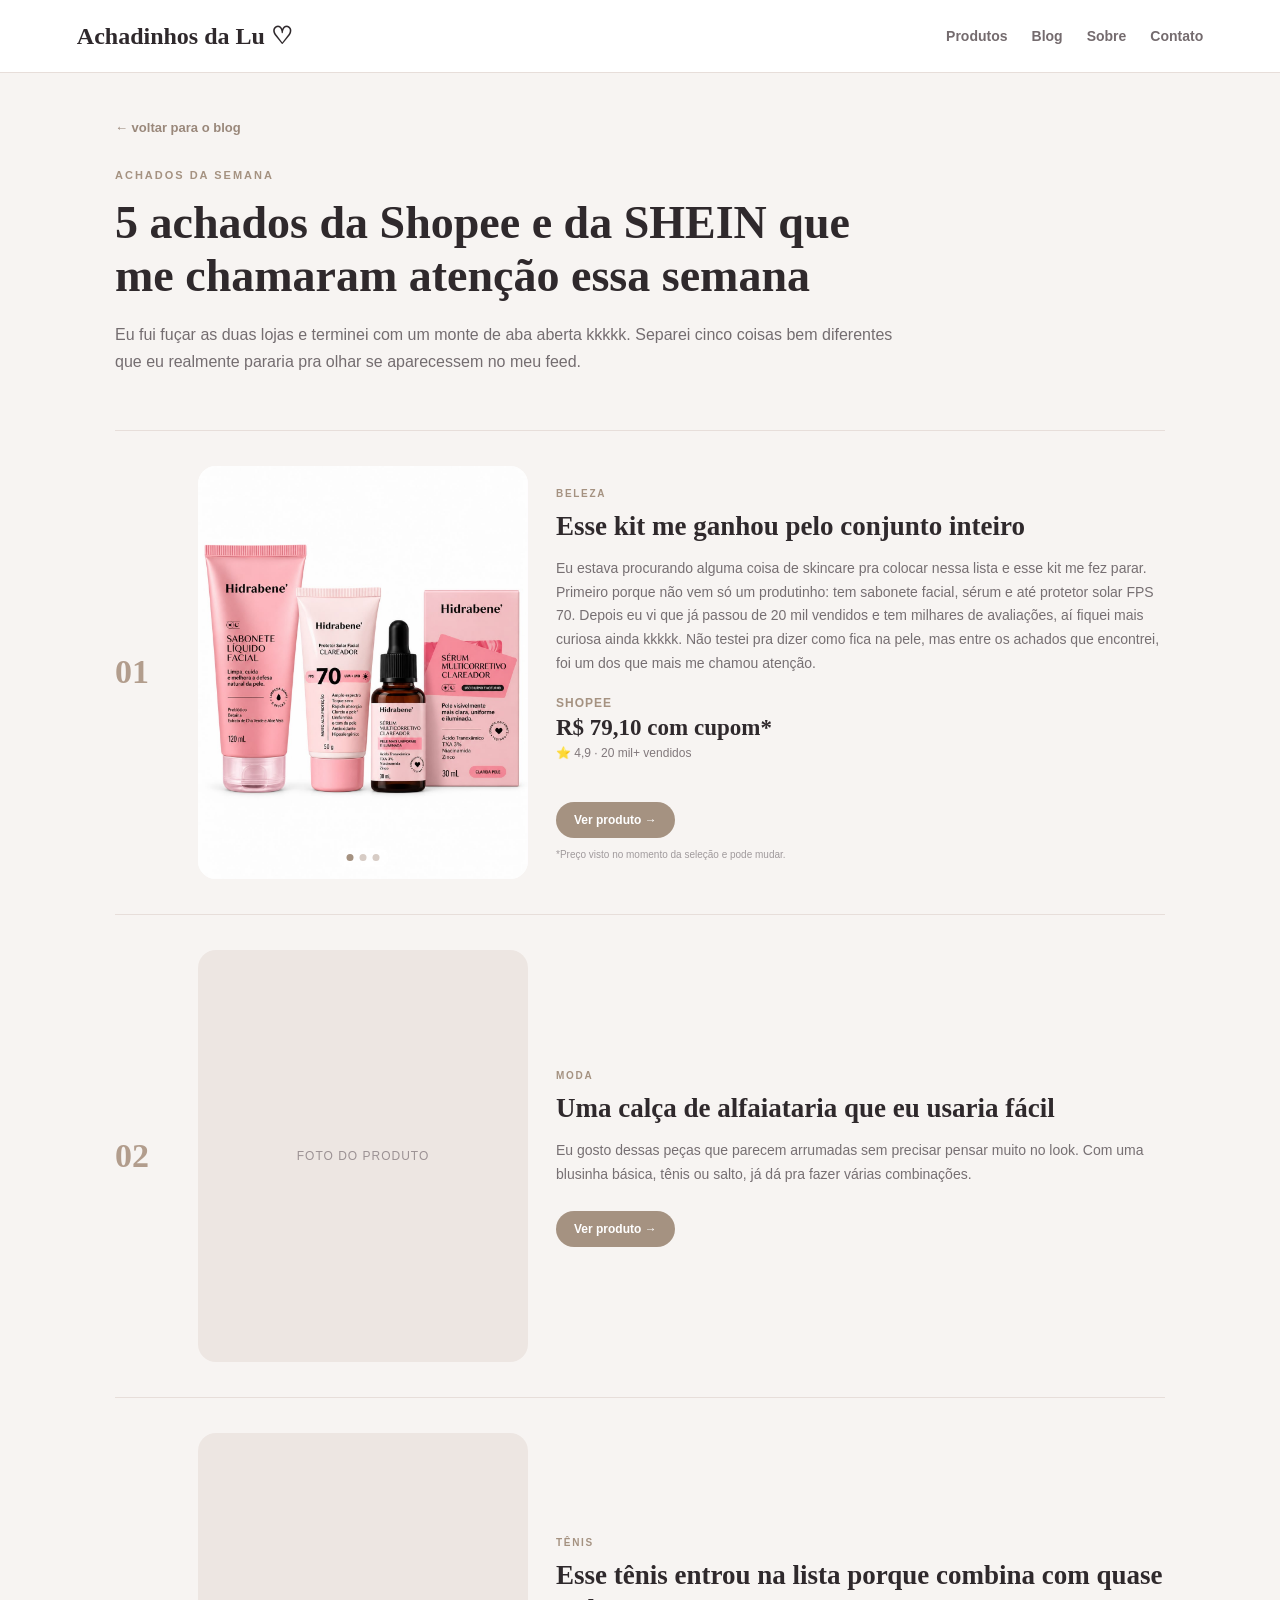
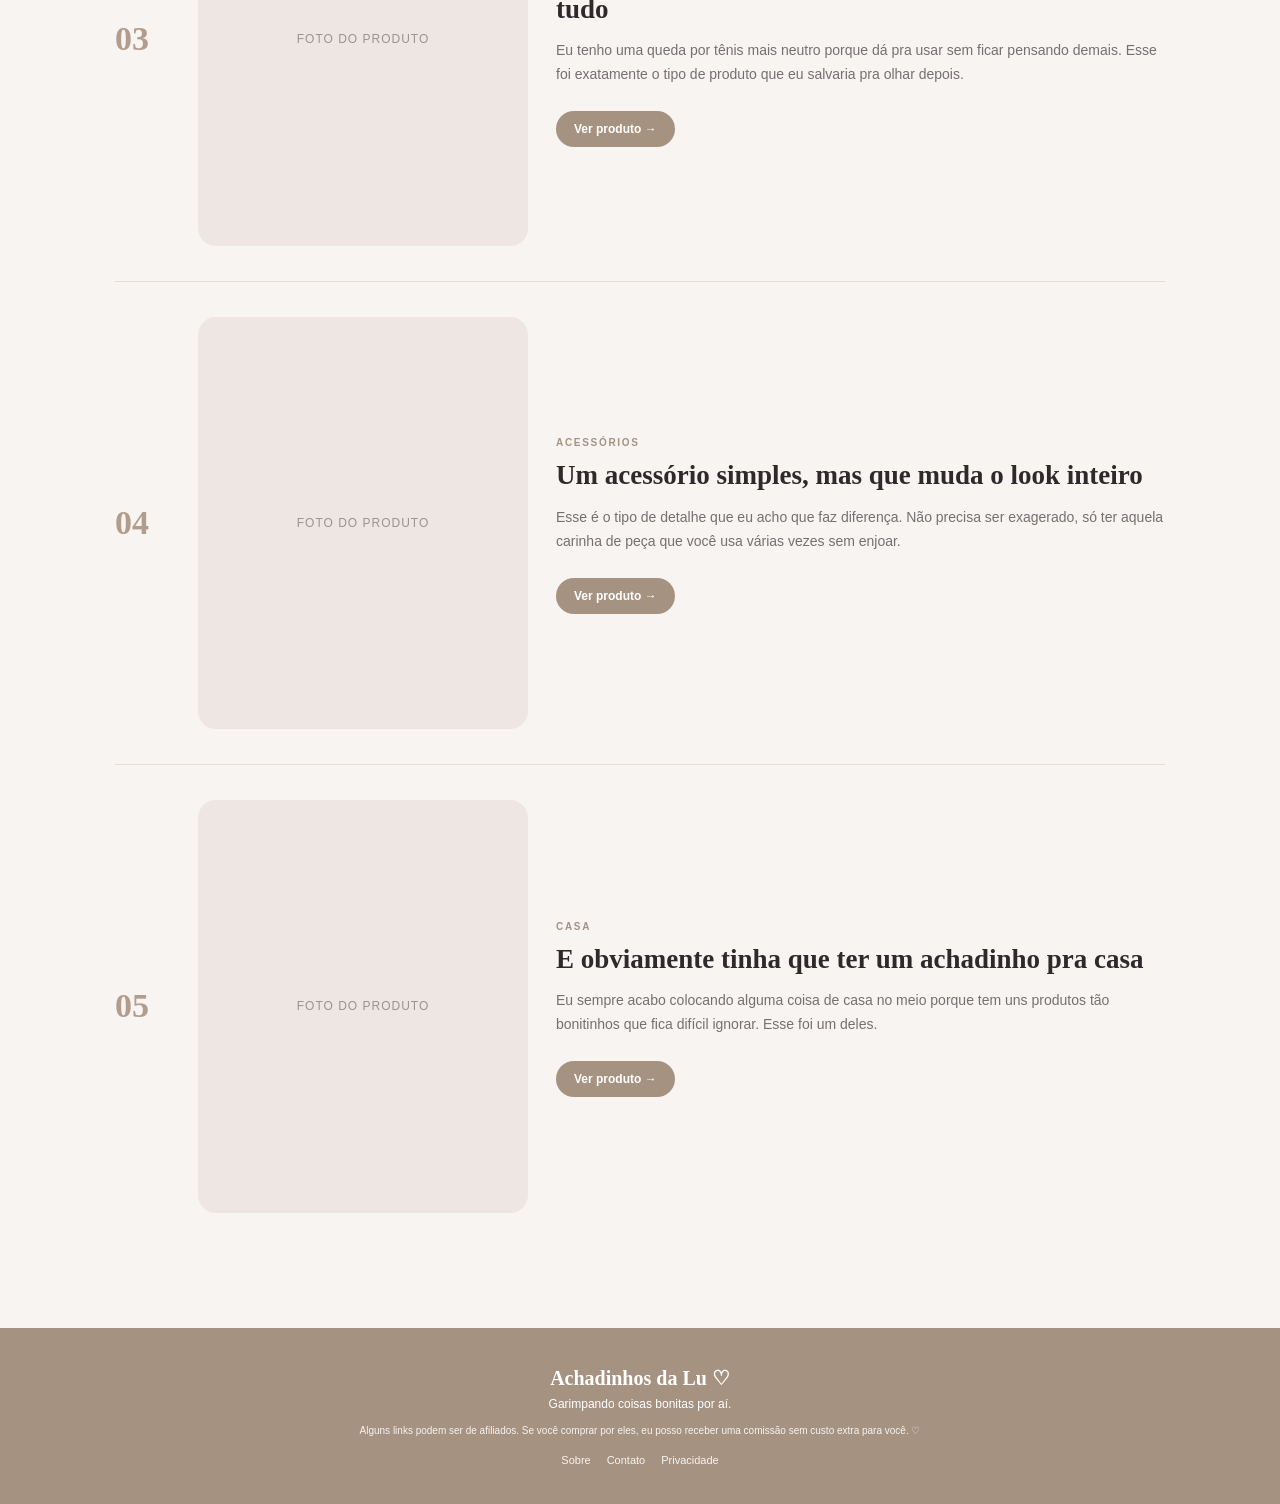
<file: achados-semana.html>
<!DOCTYPE html>
<html lang="pt-BR">

<head>
    <meta charset="UTF-8">
    <meta name="viewport" content="width=device-width, initial-scale=1.0">

    <title>5 achados da semana | Achadinhos da Lu</title>
     <link rel="icon" type="image/png" href="img/favicon.png">
    <link rel="stylesheet" href="css/blog.css">
</head>

<body>

    <header class="topo-blog">

        <a href="index.html" class="marca">
            Achadinhos da Lu ♡
        </a>

        <nav class="menu-blog">
    <a href="index.html">Produtos</a>
    <a href="blog.html">Blog</a>
    <a href="sobre.html">Sobre</a>
    <a href="contato.html">Contato</a>
</nav>

    </header>


    <main class="materia">

        <a href="blog.html" class="voltar-blog">
            ← voltar para o blog
        </a>

        <header class="materia-topo">

            <span class="mini-titulo">
                ACHADOS DA SEMANA
            </span>

            <h1>
                5 achados da Shopee e da SHEIN que me chamaram atenção essa semana
            </h1>

            <p>
                Eu fui fuçar as duas lojas e terminei com um monte de aba aberta
                kkkkk. Separei cinco coisas bem diferentes que eu realmente
                pararia pra olhar se aparecessem no meu feed.
            </p>

        </header>


        <!-- PRODUTO 1 -->

        <article class="item-materia">

            <div class="numero-item">
                01
            </div>

            <div class="carrossel-produto">

    <div class="carrossel-faixa">

       <div class="carrossel-slide">
    <img src="img/kit-hidrabene-1.jpeg" alt="Kit Hidabene">
</div>

<div class="carrossel-slide">
    <img src="img/kit-hidrabene-2.jpeg" alt="Kit Hidabene">
</div>

<div class="carrossel-slide">
    <img src="img/kit-hidrabene-3.jpeg" alt="Kit Hidabene">
</div>
    </div>

    <div class="carrossel-bolinhas">
        <button class="bolinha ativa"></button>
        <button class="bolinha"></button>
        <button class="bolinha"></button>
    </div>

</div>

            <div class="texto-item">

    <span class="categoria-post">
        BELEZA
    </span>

    <h2>
        Esse kit me ganhou pelo conjunto inteiro
    </h2>

    <p>
        Eu estava procurando alguma coisa de skincare pra colocar nessa lista
        e esse kit me fez parar. Primeiro porque não vem só um produtinho:
        tem sabonete facial, sérum e até protetor solar FPS 70.
        Depois eu vi que já passou de 20 mil vendidos e tem milhares de
        avaliações, aí fiquei mais curiosa ainda kkkkk.
        Não testei pra dizer como fica na pele, mas entre os achados que
        encontrei, foi um dos que mais me chamou atenção.
    </p>

    <div class="info-produto-blog">
        <strong>Shopee</strong>
        <span>R$ 79,10 com cupom*</span>
        <small>⭐ 4,9 · 20 mil+ vendidos</small>
    </div>

    <a href="https://s.shopee.com.br/6fhXkB4QDV"
       target="_blank"
       class="botao-ler">
        Ver produto →
    </a>

    <small class="aviso-preco">
        *Preço visto no momento da seleção e pode mudar.
    </small>

</div>

        </article>


        <!-- PRODUTO 2 -->

        <article class="item-materia">

            <div class="numero-item">
                02
            </div>

            <div class="imagem-item">
                FOTO DO PRODUTO
            </div>

            <div class="texto-item">

                <span class="categoria-post">
                    MODA
                </span>

                <h2>
                    Uma calça de alfaiataria que eu usaria fácil
                </h2>

                <p>
                    Eu gosto dessas peças que parecem arrumadas sem precisar
                    pensar muito no look. Com uma blusinha básica, tênis ou salto,
                    já dá pra fazer várias combinações.
                </p>

                <a href="#" class="botao-ler">
                    Ver produto →
                </a>

            </div>

        </article>


        <!-- PRODUTO 3 -->

        <article class="item-materia">

            <div class="numero-item">
                03
            </div>

            <div class="imagem-item">
                FOTO DO PRODUTO
            </div>

            <div class="texto-item">

                <span class="categoria-post">
                    TÊNIS
                </span>

                <h2>
                    Esse tênis entrou na lista porque combina com quase tudo
                </h2>

                <p>
                    Eu tenho uma queda por tênis mais neutro porque dá pra usar
                    sem ficar pensando demais. Esse foi exatamente o tipo de
                    produto que eu salvaria pra olhar depois.
                </p>

                <a href="#" class="botao-ler">
                    Ver produto →
                </a>

            </div>

        </article>


        <!-- PRODUTO 4 -->

        <article class="item-materia">

            <div class="numero-item">
                04
            </div>

            <div class="imagem-item">
                FOTO DO PRODUTO
            </div>

            <div class="texto-item">

                <span class="categoria-post">
                    ACESSÓRIOS
                </span>

                <h2>
                    Um acessório simples, mas que muda o look inteiro
                </h2>

                <p>
                    Esse é o tipo de detalhe que eu acho que faz diferença.
                    Não precisa ser exagerado, só ter aquela carinha de peça que
                    você usa várias vezes sem enjoar.
                </p>

                <a href="#" class="botao-ler">
                    Ver produto →
                </a>

            </div>

        </article>


        <!-- PRODUTO 5 -->

        <article class="item-materia">

            <div class="numero-item">
                05
            </div>

            <div class="imagem-item">
                FOTO DO PRODUTO
            </div>

            <div class="texto-item">

                <span class="categoria-post">
                    CASA
                </span>

                <h2>
                    E obviamente tinha que ter um achadinho pra casa
                </h2>

                <p>
                    Eu sempre acabo colocando alguma coisa de casa no meio porque
                    tem uns produtos tão bonitinhos que fica difícil ignorar.
                    Esse foi um deles.
                </p>

                <a href="#" class="botao-ler">
                    Ver produto →
                </a>


            </div>

        </article>

    </main>
<script>
document.querySelectorAll('.carrossel-produto').forEach(function(carrossel) {

    const faixa = carrossel.querySelector('.carrossel-faixa');
    const bolinhas = carrossel.querySelectorAll('.bolinha');

    let slideAtual = 0;

    function mostrarSlide(numero) {
        slideAtual = numero;

        faixa.style.transform =
            `translateX(-${slideAtual * 100}%)`;

        bolinhas.forEach(function(bolinha) {
            bolinha.classList.remove('ativa');
        });

        bolinhas[slideAtual].classList.add('ativa');
    }

    bolinhas.forEach(function(bolinha, index) {
        bolinha.addEventListener('click', function() {
            mostrarSlide(index);
        });
    });

    setInterval(function() {

        let proximo = slideAtual + 1;

        if (proximo >= bolinhas.length) {
            proximo = 0;
        }

        mostrarSlide(proximo);

    }, 3500);

});
</script>
<footer class="rodape-site">

    <strong>Achadinhos da Lu ♡</strong>

    <p class="rodape-frase">
        Garimpando coisas bonitas por aí.
    </p>

    <p class="aviso-afiliados">
        Alguns links podem ser de afiliados.
        Se você comprar por eles, eu posso receber uma comissão
        sem custo extra para você. ♡
    </p>

    <div class="links-rodape">
        <a href="sobre.html">Sobre</a>
        <a href="contato.html">Contato</a>
        <a href="privacidade.html">Privacidade</a>
    </div>

</footer>
</body>

</html>
</file>
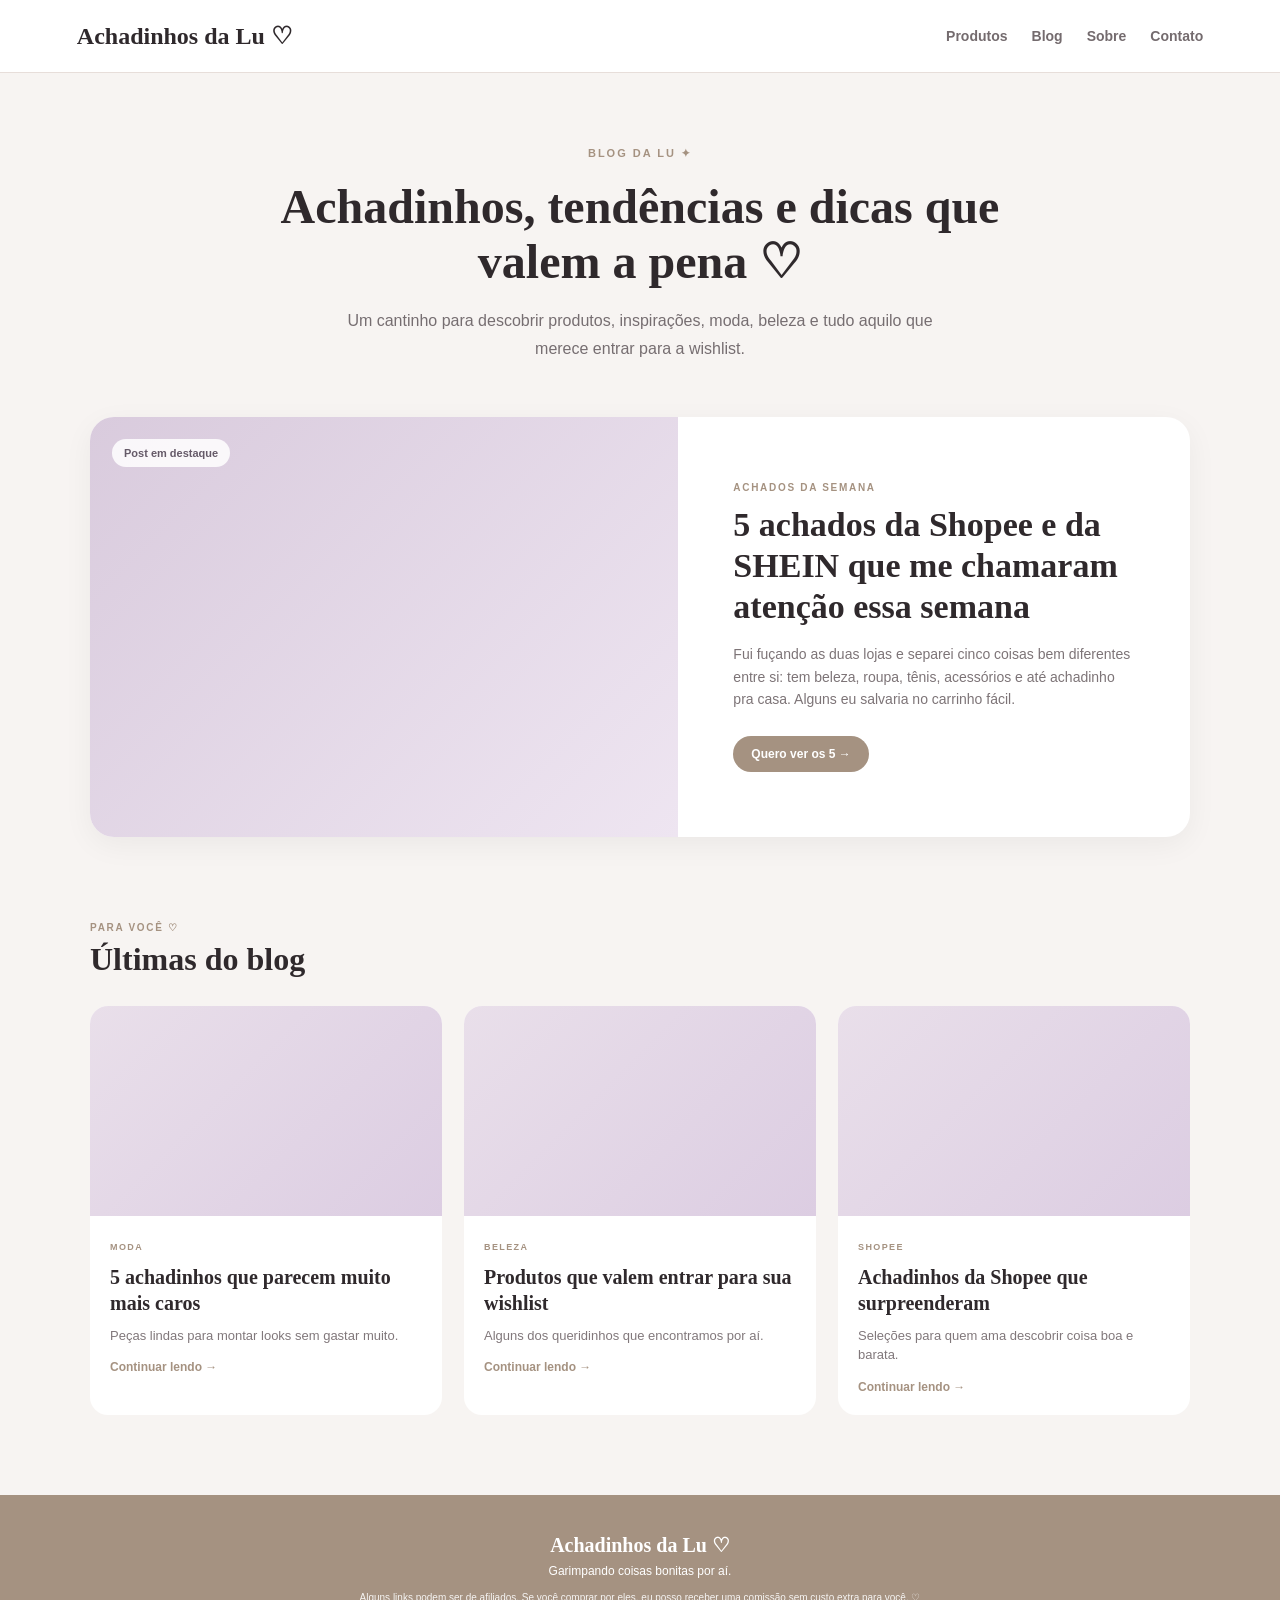
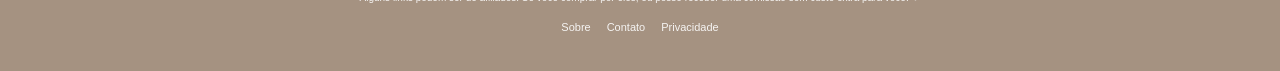
<file: blog.html>
<!DOCTYPE html>
<html lang="pt-BR">

<head>
    <meta charset="UTF-8">
    <meta name="viewport" content="width=device-width, initial-scale=1.0">

    <title>Blog da Lu | Achadinhos da Lu</title>

    <link rel="icon" type="image/png" href="img/favicon.png">
    <link rel="stylesheet" href="css/blog.css">
</head>

<body>

    <!-- TOPO -->

    <header class="topo-blog">

        <a href="index.html" class="marca">
            Achadinhos da Lu ♡
        </a>

       <nav class="menu-blog">
    <a href="index.html">Produtos</a>
    <a href="blog.html">Blog</a>
    <a href="sobre.html">Sobre</a>
    <a href="contato.html">Contato</a>
</nav>

    </header>


    <!-- APRESENTAÇÃO DO BLOG -->

    <section class="hero-blog">

        <span class="mini-titulo">
            BLOG DA LU ✦
        </span>

        <h1>
            Achadinhos, tendências e dicas que valem a pena ♡
        </h1>

        <p>
            Um cantinho para descobrir produtos, inspirações,
            moda, beleza e tudo aquilo que merece entrar
            para a wishlist.
        </p>

    </section>


    <!-- POST EM DESTAQUE -->

    <section class="destaque-blog">

        <div class="imagem-destaque">
            <span>Post em destaque</span>
        </div>

        <div class="texto-destaque">

           <span class="categoria-post">
    ACHADOS DA SEMANA
</span>

<h2>
    5 achados da Shopee e da SHEIN que me chamaram atenção essa semana
</h2>

<p>
    Fui fuçando as duas lojas e separei cinco coisas bem diferentes entre si:
    tem beleza, roupa, tênis, acessórios e até achadinho pra casa.
    Alguns eu salvaria no carrinho fácil.
</p>

<a href="achados-semana.html" class="botao-ler">
    Quero ver os 5 →
</a>

        </div>

    </section>


    <!-- POSTS -->

    <main class="area-posts">

        <div class="titulo-posts">
            <span>PARA VOCÊ ♡</span>
            <h2>Últimas do blog</h2>
        </div>

        <section class="grid-posts" id="lista-posts">

            <article class="post-card">

                <div class="post-imagem"></div>

                <div class="post-conteudo">

                    <span>MODA</span>

                    <h3>
                        5 achadinhos que parecem muito mais caros
                    </h3>

                    <p>
                        Peças lindas para montar looks sem gastar muito.
                    </p>

                    <a href="#">Continuar lendo →</a>

                </div>

            </article>

            <article class="post-card">

                <div class="post-imagem"></div>

                <div class="post-conteudo">

                    <span>BELEZA</span>

                    <h3>
                        Produtos que valem entrar para sua wishlist
                    </h3>

                    <p>
                        Alguns dos queridinhos que encontramos por aí.
                    </p>

                    <a href="#">Continuar lendo →</a>

                </div>

            </article>

            <article class="post-card">

                <div class="post-imagem"></div>

                <div class="post-conteudo">

                    <span>SHOPEE</span>

                    <h3>
                        Achadinhos da Shopee que surpreenderam
                    </h3>

                    <p>
                        Seleções para quem ama descobrir coisa boa e barata.
                    </p>

                    <a href="#">Continuar lendo →</a>

                </div>

            </article>

        </section>

    </main>


    <!-- RODAPÉ -->

    <footer class="rodape-site">

    <strong>Achadinhos da Lu ♡</strong>

    <p class="rodape-frase">
        Garimpando coisas bonitas por aí.
    </p>

    <p class="aviso-afiliados">
        Alguns links podem ser de afiliados.
        Se você comprar por eles, eu posso receber uma comissão
        sem custo extra para você. ♡
    </p>

    <div class="links-rodape">
        <a href="sobre.html">Sobre</a>
        <a href="contato.html">Contato</a>
        <a href="privacidade.html">Privacidade</a>
    </div>

</footer>

</body>

</html>
</file>
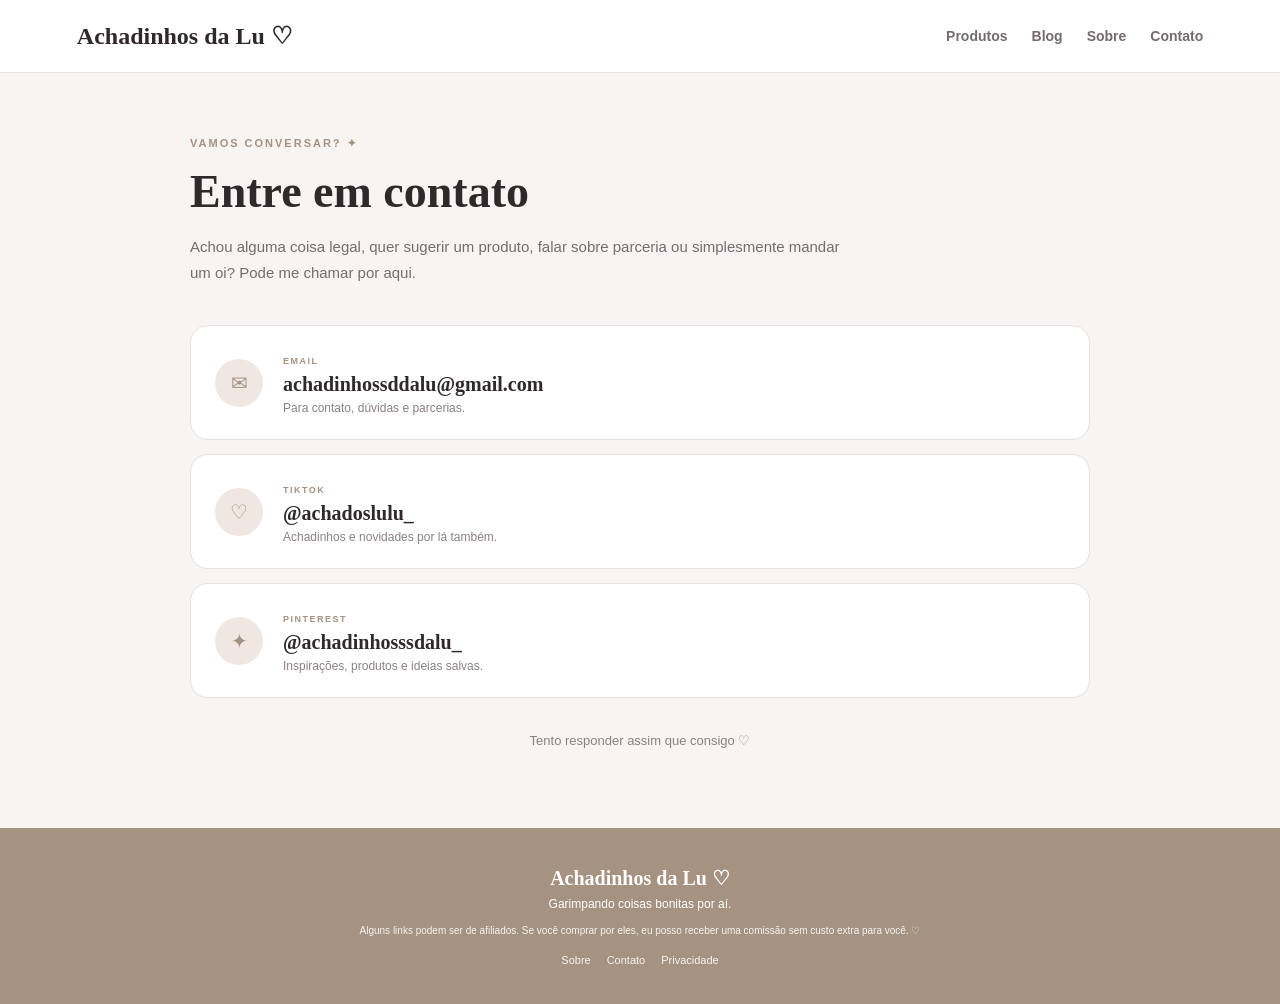
<file: contato.html>
<!DOCTYPE html>
<html lang="pt-BR">

<head>
    <meta charset="UTF-8">
    <meta name="viewport" content="width=device-width, initial-scale=1.0">

    <title>Contato | Achadinhos da Lu</title>
     <link rel="icon" type="image/png" href="img/favicon.png">
    <link rel="stylesheet" href="css/blog.css">
</head>

<body>

    <header class="topo-blog">

        <a href="index.html" class="marca">
            Achadinhos da Lu ♡
        </a>

       <nav class="menu-blog">
    <a href="index.html">Produtos</a>
    <a href="blog.html">Blog</a>
    <a href="sobre.html">Sobre</a>
    <a href="contato.html">Contato</a>
</nav>

    </header>


    <main class="pagina-contato">

        <section class="contato-intro">

            <span class="mini-titulo">
                VAMOS CONVERSAR? ✦
            </span>

            <h1>
                Entre em contato
            </h1>

            <p>
                Achou alguma coisa legal, quer sugerir um produto,
                falar sobre parceria ou simplesmente mandar um oi?
                Pode me chamar por aqui.
            </p>

        </section>


        <section class="contatos-grid">

            <!-- EMAIL -->

            <a href="mailto:achadinhossddalu@gmail.com"
               class="contato-card">

                <span class="contato-icone">✉</span>

                <div>
                    <small>EMAIL</small>

                    <h2>
                        achadinhossddalu@gmail.com
                    </h2>

                    <p>
                        Para contato, dúvidas e parcerias.
                    </p>
                </div>

            </a>


            <!-- TIKTOK -->

            <a href="https://www.tiktok.com/@achadoslulu_"
               target="_blank"
               rel="noopener noreferrer"
               class="contato-card">

                <span class="contato-icone">♡</span>

                <div>
                    <small>TIKTOK</small>

                    <h2>
                        @achadoslulu_
                    </h2>

                    <p>
                        Achadinhos e novidades por lá também.
                    </p>
                </div>

            </a>


            <!-- PINTEREST -->

            <a href="https://www.pinterest.com/achadinhosssdalu_/"
               target="_blank"
               rel="noopener noreferrer"
               class="contato-card">

                <span class="contato-icone">✦</span>

                <div>
                    <small>PINTEREST</small>

                    <h2>
                        @achadinhosssdalu_
                    </h2>

                    <p>
                        Inspirações, produtos e ideias salvas.
                    </p>
                </div>

            </a>

        </section>


        <section class="contato-final">

            <p>
                Tento responder assim que consigo ♡
            </p>

        </section>

    </main>

    </footer>
    <footer class="rodape-site">

    <strong>Achadinhos da Lu ♡</strong>

    <p class="rodape-frase">
        Garimpando coisas bonitas por aí.
    </p>

    <p class="aviso-afiliados">
        Alguns links podem ser de afiliados.
        Se você comprar por eles, eu posso receber uma comissão
        sem custo extra para você. ♡
    </p>

    <div class="links-rodape">
        <a href="sobre.html">Sobre</a>
        <a href="contato.html">Contato</a>
        <a href="privacidade.html">Privacidade</a>
    </div>

</footer>

</body>

</html>
</file>
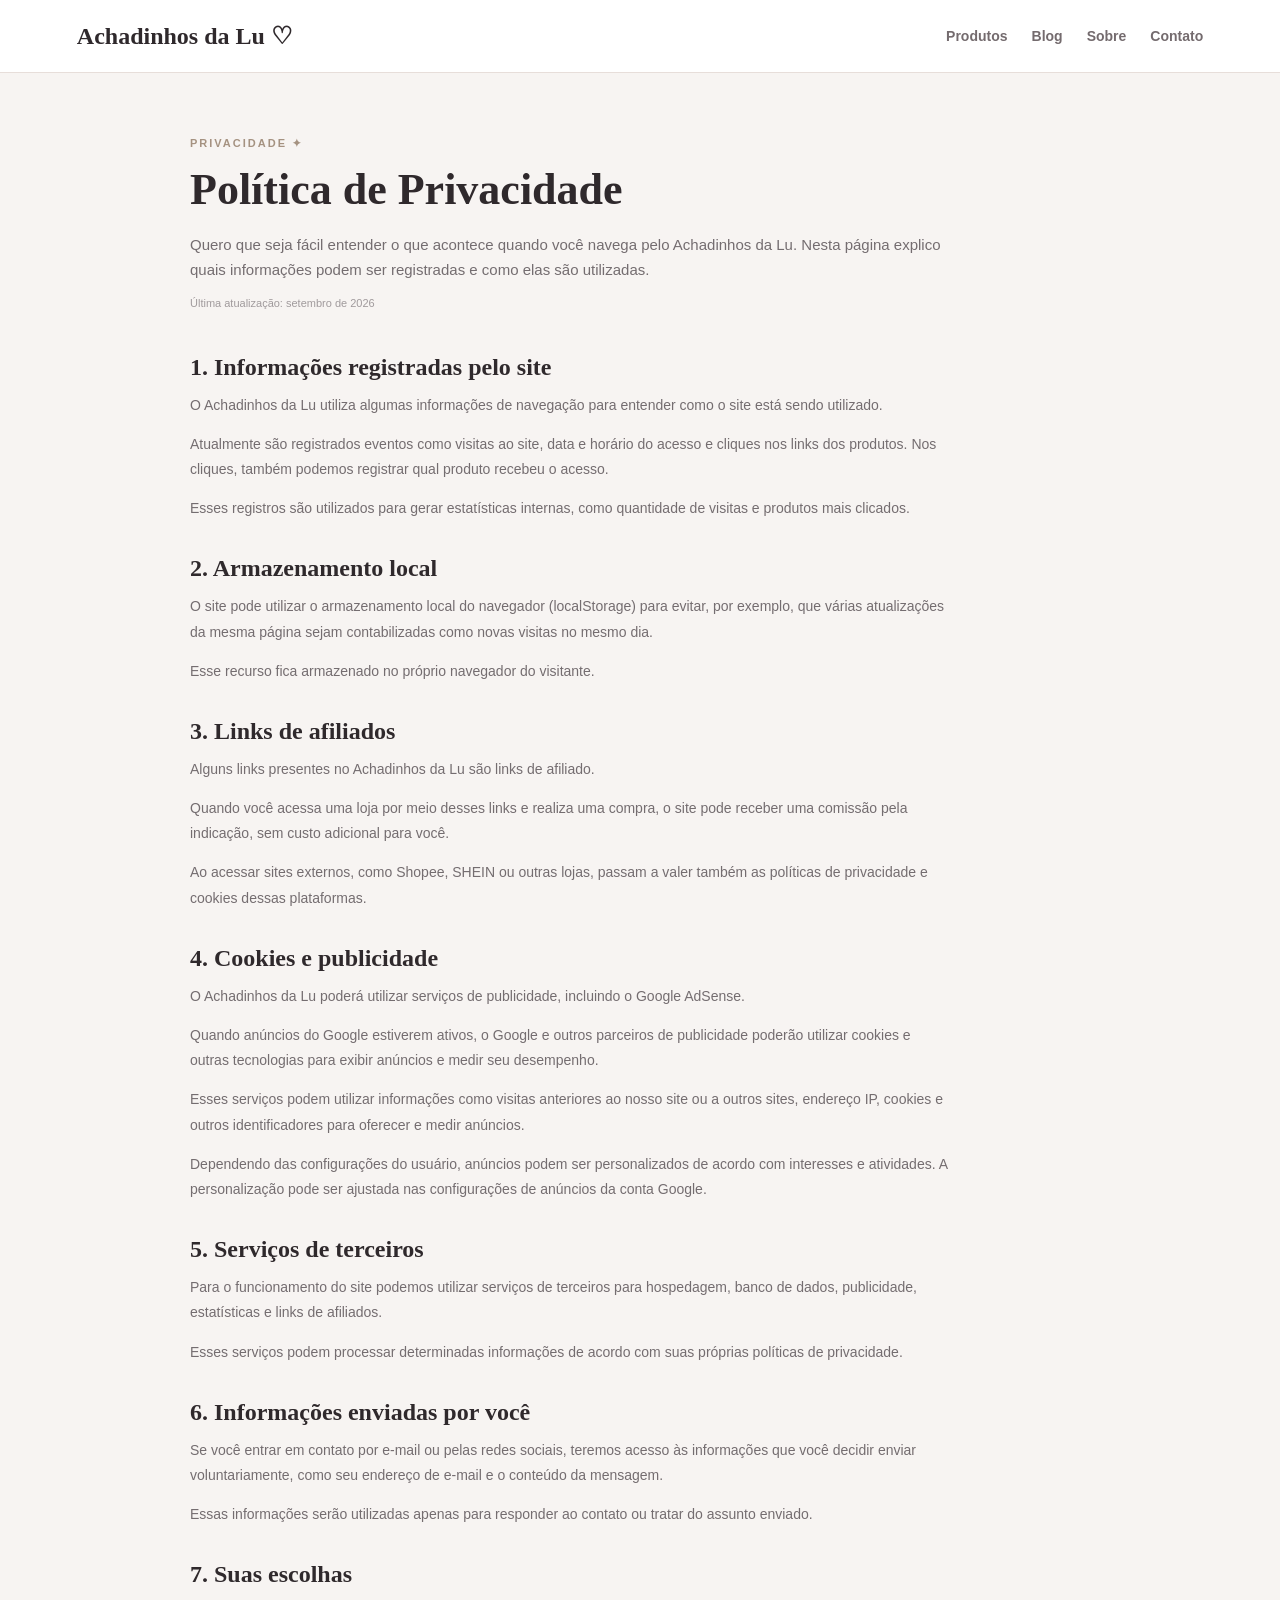
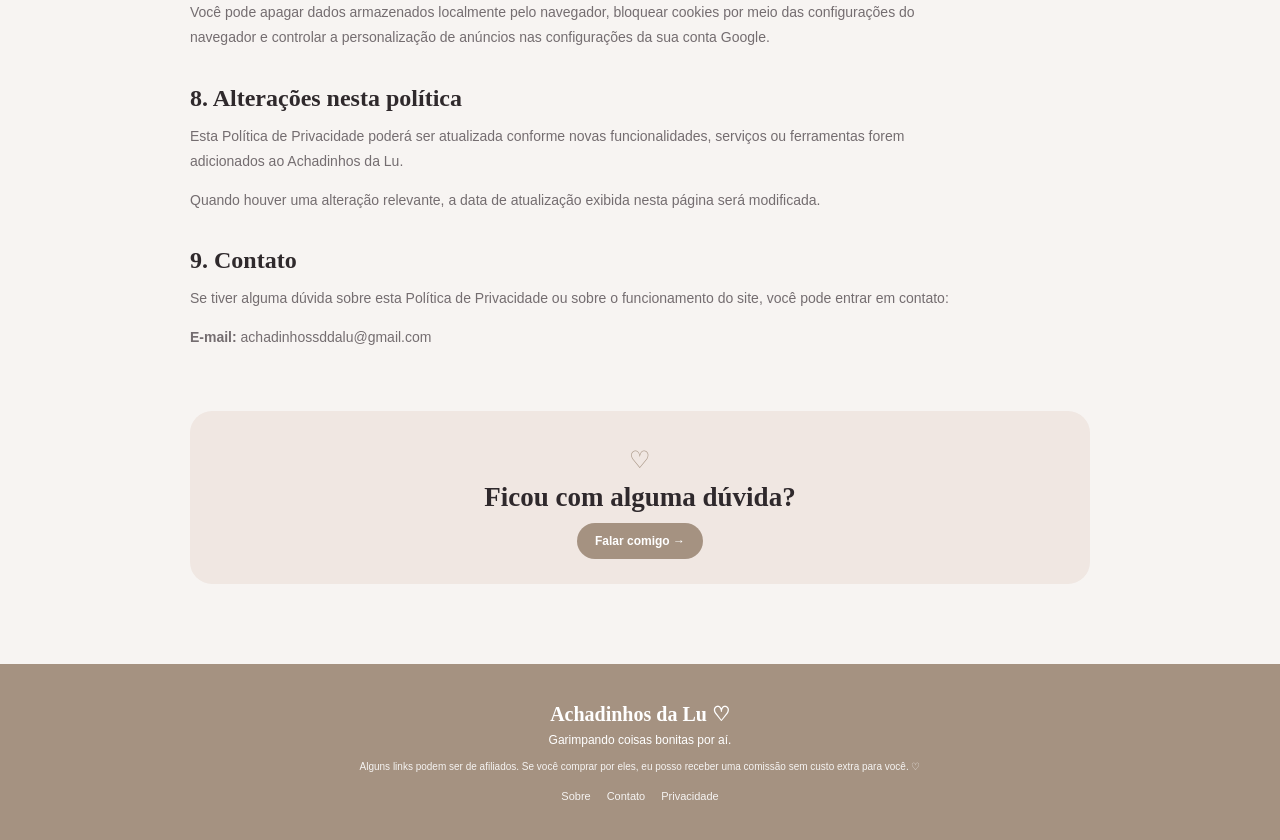
<file: privacidade.html>
<!DOCTYPE html>
<html lang="pt-BR">

<head>
    <meta charset="UTF-8">
    <meta name="viewport" content="width=device-width, initial-scale=1.0">

    <title>Política de Privacidade | Achadinhos da Lu</title>
 <link rel="icon" type="image/png" href="img/favicon.png">
    <link rel="stylesheet" href="css/blog.css">
</head>

<body>

    <header class="topo-blog">

        <a href="index.html" class="marca">
            Achadinhos da Lu ♡
        </a>
<nav class="menu-blog">
    <a href="index.html">Produtos</a>
    <a href="blog.html">Blog</a>
    <a href="sobre.html">Sobre</a>
    <a href="contato.html">Contato</a>
</nav>

    </header>


    <main class="pagina-politica">

        <section class="politica-intro">

            <span class="mini-titulo">
                PRIVACIDADE ✦
            </span>

            <h1>
                Política de Privacidade
            </h1>

            <p>
                Quero que seja fácil entender o que acontece quando você
                navega pelo Achadinhos da Lu. Nesta página explico quais
                informações podem ser registradas e como elas são utilizadas.
            </p>

            <small>
                Última atualização: setembro de 2026
            </small>

        </section>


        <section class="politica-texto">

            <h2>1. Informações registradas pelo site</h2>

            <p>
                O Achadinhos da Lu utiliza algumas informações de navegação
                para entender como o site está sendo utilizado.
            </p>

            <p>
                Atualmente são registrados eventos como visitas ao site,
                data e horário do acesso e cliques nos links dos produtos.
                Nos cliques, também podemos registrar qual produto recebeu
                o acesso.
            </p>

            <p>
                Esses registros são utilizados para gerar estatísticas
                internas, como quantidade de visitas e produtos mais clicados.
            </p>


            <h2>2. Armazenamento local</h2>

            <p>
                O site pode utilizar o armazenamento local do navegador
                (localStorage) para evitar, por exemplo, que várias
                atualizações da mesma página sejam contabilizadas como
                novas visitas no mesmo dia.
            </p>

            <p>
                Esse recurso fica armazenado no próprio navegador do visitante.
            </p>


            <h2>3. Links de afiliados</h2>

            <p>
                Alguns links presentes no Achadinhos da Lu são links de
                afiliado.
            </p>

            <p>
                Quando você acessa uma loja por meio desses links e realiza
                uma compra, o site pode receber uma comissão pela indicação,
                sem custo adicional para você.
            </p>

            <p>
                Ao acessar sites externos, como Shopee, SHEIN ou outras lojas,
                passam a valer também as políticas de privacidade e cookies
                dessas plataformas.
            </p>


            <h2>4. Cookies e publicidade</h2>

            <p>
                O Achadinhos da Lu poderá utilizar serviços de publicidade,
                incluindo o Google AdSense.
            </p>

            <p>
                Quando anúncios do Google estiverem ativos, o Google e outros
                parceiros de publicidade poderão utilizar cookies e outras
                tecnologias para exibir anúncios e medir seu desempenho.
            </p>

            <p>
                Esses serviços podem utilizar informações como visitas
                anteriores ao nosso site ou a outros sites, endereço IP,
                cookies e outros identificadores para oferecer e medir
                anúncios.
            </p>

            <p>
                Dependendo das configurações do usuário, anúncios podem ser
                personalizados de acordo com interesses e atividades.
                A personalização pode ser ajustada nas configurações de
                anúncios da conta Google.
            </p>


            <h2>5. Serviços de terceiros</h2>

            <p>
                Para o funcionamento do site podemos utilizar serviços de
                terceiros para hospedagem, banco de dados, publicidade,
                estatísticas e links de afiliados.
            </p>

            <p>
                Esses serviços podem processar determinadas informações de
                acordo com suas próprias políticas de privacidade.
            </p>


            <h2>6. Informações enviadas por você</h2>

            <p>
                Se você entrar em contato por e-mail ou pelas redes sociais,
                teremos acesso às informações que você decidir enviar
                voluntariamente, como seu endereço de e-mail e o conteúdo
                da mensagem.
            </p>

            <p>
                Essas informações serão utilizadas apenas para responder
                ao contato ou tratar do assunto enviado.
            </p>


            <h2>7. Suas escolhas</h2>

            <p>
                Você pode apagar dados armazenados localmente pelo navegador,
                bloquear cookies por meio das configurações do navegador
                e controlar a personalização de anúncios nas configurações
                da sua conta Google.
            </p>


            <h2>8. Alterações nesta política</h2>

            <p>
                Esta Política de Privacidade poderá ser atualizada conforme
                novas funcionalidades, serviços ou ferramentas forem
                adicionados ao Achadinhos da Lu.
            </p>

            <p>
                Quando houver uma alteração relevante, a data de atualização
                exibida nesta página será modificada.
            </p>


            <h2>9. Contato</h2>

            <p>
                Se tiver alguma dúvida sobre esta Política de Privacidade
                ou sobre o funcionamento do site, você pode entrar em contato:
            </p>

            <p>
                <strong>E-mail:</strong>
                achadinhossddalu@gmail.com
            </p>

        </section>


        <section class="sobre-final">

            <span>♡</span>

            <h2>
                Ficou com alguma dúvida?
            </h2>

            <a href="contato.html" class="botao-ler">
                Falar comigo →
            </a>

        </section>

    </main>

    </footer>
    <footer class="rodape-site">

    <strong>Achadinhos da Lu ♡</strong>

    <p class="rodape-frase">
        Garimpando coisas bonitas por aí.
    </p>

    <p class="aviso-afiliados">
        Alguns links podem ser de afiliados.
        Se você comprar por eles, eu posso receber uma comissão
        sem custo extra para você. ♡
    </p>

    <div class="links-rodape">
        <a href="sobre.html">Sobre</a>
        <a href="contato.html">Contato</a>
        <a href="privacidade.html">Privacidade</a>
    </div>

</footer>

</body>

</html>
</file>
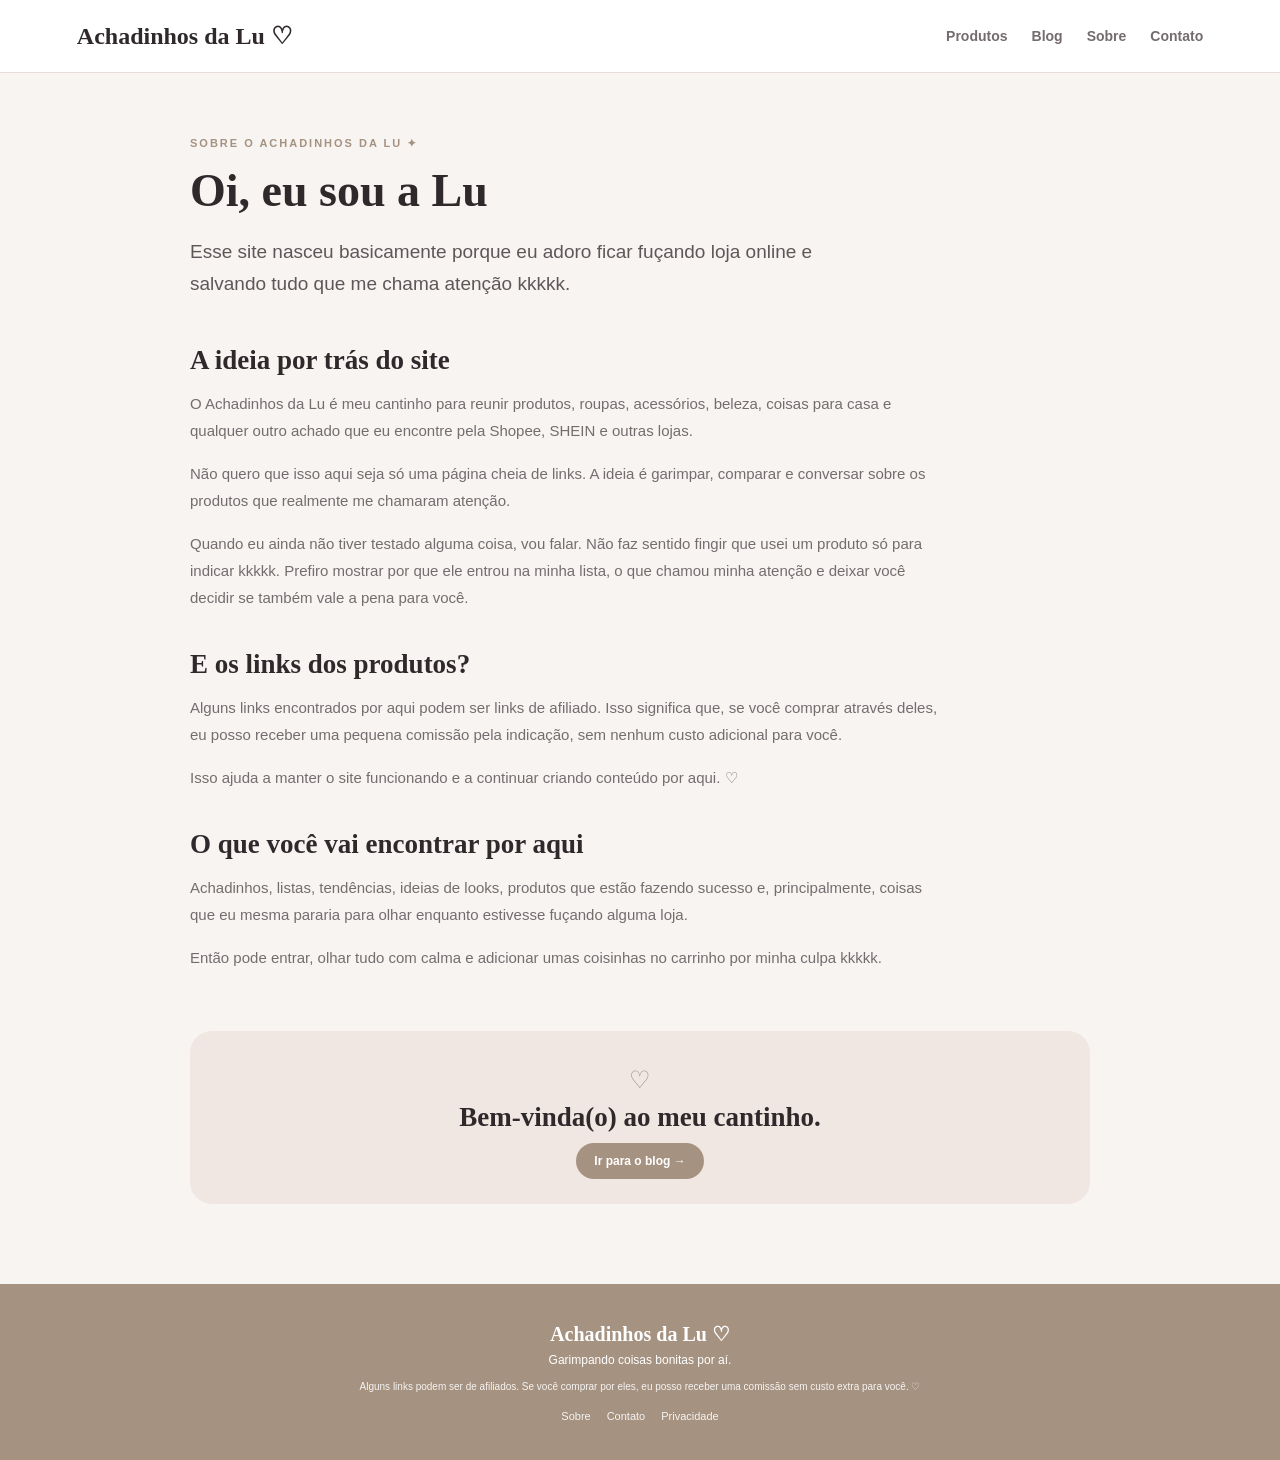
<file: sobre.html>
<!DOCTYPE html>
<html lang="pt-BR">

<head>
    <meta charset="UTF-8">
    <meta name="viewport" content="width=device-width, initial-scale=1.0">

    <title>Sobre | Achadinhos da Lu</title>
     <link rel="icon" type="image/png" href="img/favicon.png">
    <link rel="stylesheet" href="css/blog.css">
</head>

<body>

    <header class="topo-blog">

        <a href="index.html" class="marca">
            Achadinhos da Lu ♡
        </a>

       <nav class="menu-blog">
    <a href="index.html">Produtos</a>
    <a href="blog.html">Blog</a>
    <a href="sobre.html">Sobre</a>
    <a href="contato.html">Contato</a>
</nav>

    </header>


    <main class="pagina-sobre">

        <section class="sobre-intro">

            <span class="mini-titulo">
                SOBRE O ACHADINHOS DA LU ✦
            </span>

            <h1>
                Oi, eu sou a Lu 
            </h1>

            <p class="sobre-destaque">
                Esse site nasceu basicamente porque eu adoro ficar fuçando
                loja online e salvando tudo que me chama atenção kkkkk.
            </p>

        </section>


        <section class="sobre-texto">

            <h2>
                A ideia por trás do site
            </h2>

            <p>
                O Achadinhos da Lu é meu cantinho para reunir produtos,
                roupas, acessórios, beleza, coisas para casa e qualquer outro
                achado que eu encontre pela Shopee, SHEIN e outras lojas.
            </p>

            <p>
                Não quero que isso aqui seja só uma página cheia de links.
                A ideia é garimpar, comparar e conversar sobre os produtos
                que realmente me chamaram atenção.
            </p>

            <p>
                Quando eu ainda não tiver testado alguma coisa, vou falar.
                Não faz sentido fingir que usei um produto só para indicar
                kkkkk. Prefiro mostrar por que ele entrou na minha lista,
                o que chamou minha atenção e deixar você decidir se também
                vale a pena para você.
            </p>


            <h2>
                E os links dos produtos?
            </h2>

            <p>
                Alguns links encontrados por aqui podem ser links de afiliado.
                Isso significa que, se você comprar através deles, eu posso
                receber uma pequena comissão pela indicação, sem nenhum custo
                adicional para você.
            </p>

            <p>
                Isso ajuda a manter o site funcionando e a continuar criando
                conteúdo por aqui. ♡
            </p>


            <h2>
                O que você vai encontrar por aqui
            </h2>

            <p>
                Achadinhos, listas, tendências, ideias de looks, produtos que
                estão fazendo sucesso e, principalmente, coisas que eu mesma
                pararia para olhar enquanto estivesse fuçando alguma loja.
            </p>

            <p>
                Então pode entrar, olhar tudo com calma e adicionar umas
                coisinhas no carrinho por minha culpa kkkkk.
            </p>

        </section>


        <section class="sobre-final">

            <span>♡</span>

            <h2>
                Bem-vinda(o) ao meu cantinho.
            </h2>

            <a href="blog.html" class="botao-ler">
                Ir para o blog →
            </a>

        </section>

    </main>


   

    </footer>
<footer class="rodape-site">

    <strong>Achadinhos da Lu ♡</strong>

    <p class="rodape-frase">
        Garimpando coisas bonitas por aí.
    </p>

    <p class="aviso-afiliados">
        Alguns links podem ser de afiliados.
        Se você comprar por eles, eu posso receber uma comissão
        sem custo extra para você. ♡
    </p>

    <div class="links-rodape">
        <a href="sobre.html">Sobre</a>
        <a href="contato.html">Contato</a>
        <a href="privacidade.html">Privacidade</a>
    </div>

</footer>
</body>

</html>
</file>
<file: css/blog.css>
* {
    margin: 0;
    padding: 0;
    box-sizing: border-box;
}

body {
    background: #F7F4F2;
    color: #2F292C;
    font-family: Arial, sans-serif;
}

/* TOPO */

.topo-blog {
    width: 100%;
    padding: 22px 6%;

    display: flex;
    align-items: center;
    justify-content: space-between;

    background: #FFFFFF;
    border-bottom: 1px solid #E7DEDA;
}

.marca {
    text-decoration: none;
    color: #2F292C;

    font-family: Georgia, serif;
    font-size: 24px;
    font-weight: 700;
}

.menu-blog {
    display: flex;
    gap: 24px;
}

.menu-blog a {
    text-decoration: none;
    color: #746B6E;
    font-size: 14px;
    font-weight: 600;
}

.menu-blog a.ativo {
    color: #A59281;
}

/* APRESENTAÇÃO */

.hero-blog {
    width: 88%;
    max-width: 900px;

    margin: 70px auto 55px;
    text-align: center;
}

.mini-titulo {
    color: #A59281;
    font-size: 11px;
    font-weight: 700;
    letter-spacing: 2px;
}

.hero-blog h1 {
    font-family: Georgia, serif;
    font-size: 48px;
    line-height: 1.15;

    max-width: 760px;
    margin: 18px auto;
}

.hero-blog p {
    max-width: 590px;
    margin: auto;

    color: #766E71;
    font-size: 16px;
    line-height: 1.7;
}

/* DESTAQUE */

.destaque-blog {
    width: 88%;
    max-width: 1100px;

    margin: 0 auto 80px;

    display: grid;
    grid-template-columns: 1.15fr 1fr;

    background: #FFFFFF;
    border-radius: 24px;
    overflow: hidden;

    box-shadow: 0 8px 30px rgba(0, 0, 0, 0.05);
}

.imagem-destaque {
    min-height: 420px;

    display: flex;
    align-items: flex-start;
    padding: 22px;

    background:
        linear-gradient(
            135deg,
            #D9CBDD,
            #EEE5F1
        );
}

.imagem-destaque span {
    padding: 8px 12px;

    background: rgba(255,255,255,0.85);
    border-radius: 20px;

    color: #655A68;
    font-size: 11px;
    font-weight: 700;
}

.texto-destaque {
    padding: 55px;

    display: flex;
    flex-direction: column;
    justify-content: center;
}

.categoria-post {
    color: #A59281;
    font-size: 10px;
    font-weight: 700;
    letter-spacing: 1.7px;
}

.texto-destaque h2 {
    margin: 12px 0 16px;

    font-family: Georgia, serif;
    font-size: 34px;
    line-height: 1.2;
}

.texto-destaque p {
    color: #7D7477;
    font-size: 14px;
    line-height: 1.6;
}

.botao-ler {
    width: fit-content;

    margin-top: 25px;
    padding: 11px 18px;

    background: #A59281;
    color: #FFFFFF;

    border-radius: 22px;

    text-decoration: none;
    font-size: 12px;
    font-weight: 700;
}

/* POSTS */

.area-posts {
    width: 88%;
    max-width: 1100px;

    margin: auto;
}

.titulo-posts {
    margin-bottom: 28px;
}

.titulo-posts span {
    color: #A59281;
    font-size: 10px;
    font-weight: 700;
    letter-spacing: 1.7px;
}

.titulo-posts h2 {
    margin-top: 6px;

    font-family: Georgia, serif;
    font-size: 32px;
}

.grid-posts {
    display: grid;
    grid-template-columns: repeat(3, 1fr);
    gap: 22px;
}

.post-card {
    background: #FFFFFF;
    border-radius: 18px;
    overflow: hidden;

    transition: 0.25s ease;
}

.post-card:hover {
    transform: translateY(-4px);
}

.post-imagem {
    height: 210px;

    background:
        linear-gradient(
            135deg,
            #E9DFEA,
            #DCCDE2
        );
}

.post-conteudo {
    padding: 20px;
}

.post-conteudo span {
    color: #A59281;

    font-size: 9px;
    font-weight: 700;
    letter-spacing: 1.4px;
}

.post-conteudo h3 {
    margin: 10px 0;

    font-family: Georgia, serif;
    font-size: 20px;
    line-height: 1.3;
}

.post-conteudo p {
    color: #81787B;

    font-size: 13px;
    line-height: 1.5;
}

.post-conteudo a {
    display: inline-block;

    margin-top: 15px;

    color: #A59281;

    font-size: 12px;
    font-weight: 700;
    text-decoration: none;
}

/* RODAPÉ */

.rodape-blog {
    margin-top: 90px;
    padding: 45px 20px;

    text-align: center;

    background: #A59281;
    color: #FFFFFF;
}

.rodape-blog strong {
    font-family: Georgia, serif;
    font-size: 21px;
}

.rodape-blog p {
    margin-top: 8px;

    font-size: 12px;
    opacity: 0.9;
}

/* CELULAR */

@media (max-width: 768px) {

    .topo-blog {
        padding: 16px 18px;
    }

    .marca {
        font-size: 17px;
    }

    .menu-blog {
        gap: 13px;
    }

    .menu-blog a {
        font-size: 11px;
    }

    .hero-blog {
        width: 90%;
        margin: 45px auto 35px;
    }

    .hero-blog h1 {
        font-size: 31px;
    }

    .hero-blog p {
        font-size: 13px;
    }

    .destaque-blog {
        width: 90%;
        grid-template-columns: 1fr;
        margin-bottom: 55px;
    }

    .imagem-destaque {
        min-height: 240px;
    }

    .texto-destaque {
        padding: 25px;
    }

    .texto-destaque h2 {
        font-size: 25px;
    }

    .grid-posts {
        grid-template-columns: 1fr;
    }

    .post-imagem {
        height: 220px;
    }

    .titulo-posts h2 {
        font-size: 26px;
    }

}
/* =========================
   MATÉRIA - ACHADOS DA SEMANA
========================= */

.materia {
    width: 88%;
    max-width: 1050px;
    margin: 45px auto 80px;
}

.voltar-blog {
    display: inline-block;
    margin-bottom: 30px;
    color: #9A887B;
    text-decoration: none;
    font-size: 13px;
    font-weight: 600;
}

.materia-topo {
    max-width: 780px;
    margin-bottom: 55px;
}

.materia-topo h1 {
    font-family: Georgia, serif;
    font-size: 46px;
    line-height: 1.15;
    margin: 14px 0 18px;
    color: #2F292C;
}

.materia-topo p {
    font-size: 16px;
    line-height: 1.7;
    color: #746D70;
}

/* CADA PRODUTO */

.item-materia {
    display: grid;
    grid-template-columns: 55px 330px 1fr;
    gap: 28px;
    align-items: center;

    padding: 35px 0;
    border-top: 1px solid #E7DEDA;
}

.numero-item {
    font-family: Georgia, serif;
    font-size: 34px;
    color: #B29D8D;
    font-weight: 700;
}

.imagem-item {
    width: 100%;
    aspect-ratio: 4 / 5;

    display: flex;
    align-items: center;
    justify-content: center;

    background: #EDE6E2;
    border-radius: 18px;

    color: #9C9294;
    font-size: 12px;
    letter-spacing: 1px;
}

.texto-item h2 {
    font-family: Georgia, serif;
    font-size: 27px;
    line-height: 1.25;
    margin: 9px 0 13px;
}

.texto-item p {
    font-size: 14px;
    line-height: 1.7;
    color: #766F72;
}

.texto-item .botao-ler {
    margin-top: 18px;
}

/* CELULAR */

@media (max-width: 768px) {

    .materia {
        width: 90%;
        margin-top: 30px;
    }

    .materia-topo {
        margin-bottom: 35px;
    }

    .materia-topo h1 {
        font-size: 31px;
    }

    .materia-topo p {
        font-size: 13px;
    }

    .item-materia {
        grid-template-columns: 1fr;
        gap: 14px;
        padding: 28px 0;
    }

    .numero-item {
        font-size: 23px;
    }

    .imagem-item {
        max-width: 100%;
        aspect-ratio: 4 / 5;
    }

    .texto-item h2 {
        font-size: 22px;
    }

    .texto-item p {
        font-size: 13px;
    }
}
/* ESPAÇO DO BOTÃO VER PRODUTO */

.texto-item .botao-ler {
    display: inline-block;
    margin-top: 24px;
}
/* INFORMAÇÕES DO PRODUTO NA MATÉRIA */

.info-produto-blog {
    margin-top: 20px;
    margin-bottom: 18px;

    display: flex;
    flex-direction: column;
    gap: 5px;
}

.info-produto-blog strong {
    font-size: 12px;
    letter-spacing: 1px;
    text-transform: uppercase;
    color: #A59281;
}

.info-produto-blog span {
    font-family: Georgia, serif;
    font-size: 23px;
    font-weight: 700;
    color: #2F292C;
}

.info-produto-blog small {
    font-size: 12px;
    color: #81787B;
}

.aviso-preco {
    display: block;
    margin-top: 10px;

    font-size: 10px;
    line-height: 1.4;
    color: #A09A9C;
}

/* CELULAR */

@media (max-width: 768px) {

    .info-produto-blog {
        margin-top: 16px;
        margin-bottom: 14px;
    }

    .info-produto-blog span {
        font-size: 19px;
    }

    .info-produto-blog small {
        font-size: 11px;
    }

    .aviso-preco {
        font-size: 9px;
    }
}
/* CARROSSEL DOS PRODUTOS */

.carrossel-produto {
    width: 100%;
    aspect-ratio: 4 / 5;
    position: relative;
    overflow: hidden;

    background: #ffffff;
    border-radius: 18px;
}

.carrossel-faixa {
    width: 100%;
    height: 100%;
    display: flex;

    transition: transform 0.6s ease;
}

.carrossel-slide {
    min-width: 100%;
    height: 100%;
}

.carrossel-slide img {
    width: 100%;
    height: 100%;

    object-fit: contain;
    display: block;
}

.carrossel-bolinhas {
    position: absolute;
    bottom: 12px;
    left: 50%;
    transform: translateX(-50%);

    display: flex;
    gap: 6px;

    padding: 6px 9px;
    background: rgba(255, 255, 255, 0.8);
    border-radius: 20px;
}

.bolinha {
    width: 7px;
    height: 7px;

    padding: 0;
    border: none;
    border-radius: 50%;

    background: #d7ccc5;
    cursor: pointer;
}

.bolinha.ativa {
    background: #A59281;
}
/* =========================
   PÁGINA SOBRE
========================= */

.pagina-sobre {
    width: 88%;
    max-width: 900px;
    margin: 60px auto 80px;
}

.sobre-intro {
    max-width: 760px;
    margin-bottom: 45px;
}

.sobre-intro h1 {
    font-family: Georgia, serif;
    font-size: 46px;
    line-height: 1.15;
    margin: 14px 0 18px;
    color: #2F292C;
}

.sobre-destaque {
    font-size: 19px;
    line-height: 1.7;
    color: #5F5659;
    max-width: 680px;
}

.sobre-texto {
    max-width: 760px;
}

.sobre-texto h2 {
    font-family: Georgia, serif;
    font-size: 27px;
    margin: 38px 0 14px;
    color: #2F292C;
}

.sobre-texto p {
    font-size: 15px;
    line-height: 1.8;
    color: #746D70;
    margin-bottom: 16px;
}

.sobre-final {
    margin-top: 60px;
    padding: 35px;

    background: #F0E7E2;
    border-radius: 22px;

    text-align: center;
}

.sobre-final span {
    display: block;
    font-size: 24px;
    color: #A59281;
    margin-bottom: 8px;
}

.sobre-final h2 {
    font-family: Georgia, serif;
    font-size: 27px;
    margin-bottom: 18px;
}

/* LINKS DO RODAPÉ */

.links-rodape {
    margin-top: 16px;

    display: flex;
    justify-content: center;
    gap: 18px;
    flex-wrap: wrap;
}

.links-rodape a {
    color: #FFFFFF;
    text-decoration: none;
    font-size: 11px;
    opacity: 0.9;
}

.links-rodape a:hover {
    text-decoration: underline;
}

/* CELULAR */

@media (max-width: 768px) {

    .pagina-sobre {
        width: 90%;
        margin: 40px auto 60px;
    }

    .sobre-intro {
        margin-bottom: 30px;
    }

    .sobre-intro h1 {
        font-size: 32px;
    }

    .sobre-destaque {
        font-size: 15px;
    }

    .sobre-texto h2 {
        font-size: 22px;
        margin-top: 30px;
    }

    .sobre-texto p {
        font-size: 13px;
        line-height: 1.7;
    }

    .sobre-final {
        padding: 25px 18px;
        margin-top: 40px;
    }

    .sobre-final h2 {
        font-size: 22px;
    }
}
/* =========================
   PÁGINA DE CONTATO
========================= */

.pagina-contato {
    width: 88%;
    max-width: 900px;
    margin: 60px auto 80px;
}

.contato-intro {
    max-width: 650px;
    margin-bottom: 40px;
}

.contato-intro h1 {
    font-family: Georgia, serif;
    font-size: 46px;
    margin: 14px 0 16px;
}

.contato-intro p {
    color: #746D70;
    font-size: 15px;
    line-height: 1.7;
}

.contatos-grid {
    display: grid;
    gap: 14px;
}

.contato-card {
    display: flex;
    align-items: center;
    gap: 20px;

    padding: 24px;

    background: #FFFFFF;
    border: 1px solid #E9E0DC;
    border-radius: 18px;

    color: #2F292C;
    text-decoration: none;

    transition: 0.25s ease;
}

.contato-card:hover {
    transform: translateY(-3px);
    box-shadow: 0 7px 20px rgba(0,0,0,0.05);
}

.contato-icone {
    width: 48px;
    height: 48px;

    display: flex;
    align-items: center;
    justify-content: center;

    background: #F0E7E2;
    border-radius: 50%;

    color: #A59281;
    font-size: 20px;

    flex-shrink: 0;
}

.contato-card small {
    color: #A59281;
    font-size: 9px;
    font-weight: 700;
    letter-spacing: 1.5px;
}

.contato-card h2 {
    margin: 5px 0;
    font-family: Georgia, serif;
    font-size: 20px;
}

.contato-card p {
    margin: 0;
    color: #8A8184;
    font-size: 12px;
}

.contato-final {
    margin-top: 35px;
    text-align: center;

    color: #8A8184;
    font-size: 13px;
}

/* CELULAR */

@media (max-width: 768px) {

    .pagina-contato {
        width: 90%;
        margin: 40px auto 60px;
    }

    .contato-intro h1 {
        font-size: 32px;
    }

    .contato-card {
        padding: 16px;
        gap: 12px;
    }

    .contato-icone {
        width: 40px;
        height: 40px;
    }

    .contato-card h2 {
        font-size: 15px;
        overflow-wrap: anywhere;
    }

    .contato-card p {
        font-size: 10px;
    }
}
/* =========================
   POLÍTICA DE PRIVACIDADE
========================= */

.pagina-politica {
    width: 88%;
    max-width: 900px;
    margin: 60px auto 80px;
}

.politica-intro {
    max-width: 760px;
    margin-bottom: 45px;
}

.politica-intro h1 {
    font-family: Georgia, serif;
    font-size: 44px;
    line-height: 1.15;
    margin: 14px 0 16px;
    color: #2F292C;
}

.politica-intro p {
    font-size: 15px;
    line-height: 1.7;
    color: #746D70;
}

.politica-intro small {
    display: block;
    margin-top: 14px;
    color: #A09A9C;
    font-size: 11px;
}

.politica-texto {
    max-width: 760px;
}

.politica-texto h2 {
    font-family: Georgia, serif;
    font-size: 24px;
    margin: 34px 0 12px;
    color: #2F292C;
}

.politica-texto p {
    font-size: 14px;
    line-height: 1.8;
    color: #746D70;
    margin-bottom: 14px;
}

/* CELULAR */

@media (max-width: 768px) {

    .pagina-politica {
        width: 90%;
        margin: 40px auto 60px;
    }

    .politica-intro h1 {
        font-size: 31px;
    }

    .politica-intro p {
        font-size: 13px;
    }

    .politica-texto h2 {
        font-size: 20px;
        margin-top: 28px;
    }

    .politica-texto p {
        font-size: 13px;
        line-height: 1.7;
    }
}
/* RODAPÉ PADRÃO */

.rodape-site {
    margin-top: 80px;
    padding: 38px 20px;

    text-align: center;

    background: #A59281;
    color: #FFFFFF;
}

.rodape-site strong {
    font-family: Georgia, serif;
    font-size: 20px;
}

.rodape-frase {
    margin: 7px 0 12px;
    font-size: 12px;
}

.aviso-afiliados {
    max-width: 620px;
    margin: 0 auto 15px;

    font-size: 10px;
    line-height: 1.5;
    opacity: 0.9;
}

.rodape-site .links-rodape {
    display: flex;
    justify-content: center;
    gap: 16px;
    flex-wrap: wrap;
}

.rodape-site .links-rodape a {
    color: #FFFFFF;
    text-decoration: none;
    font-size: 11px;
}

.rodape-site .links-rodape a:hover {
    text-decoration: underline;
}

@media (max-width: 768px) {

    .rodape-site {
        margin-top: 55px;
        padding: 30px 18px;
    }

    .rodape-site strong {
        font-size: 18px;
    }

    .aviso-afiliados {
        font-size: 9px;
    }
}
/* ==================================
   MATÉRIA MAIS COMPACTA NO CELULAR
================================== */

@media (max-width: 480px) {

    /* TOPO */

    .topo-blog {
        padding: 14px 12px;
        flex-direction: column;
        gap: 12px;
    }

    .marca {
        font-size: 19px;
        text-align: center;
    }

    .menu-blog {
        width: 100%;
        justify-content: center;
        gap: 14px;
        flex-wrap: wrap;
    }

    .menu-blog a {
        font-size: 10px;
    }

    /* MATÉRIA */

    .materia {
        width: 90%;
        margin: 25px auto 50px;
    }

    .voltar-blog {
        font-size: 11px;
        margin-bottom: 22px;
    }

    .materia-topo {
        margin-bottom: 28px;
    }

    .materia-topo .mini-titulo {
        font-size: 9px;
        letter-spacing: 1.5px;
    }

    .materia-topo h1 {
        font-size: 27px;
        line-height: 1.12;
        margin: 10px 0 14px;
    }

    .materia-topo p {
        font-size: 12px;
        line-height: 1.6;
    }

    /* PRODUTOS DA MATÉRIA */

    .item-materia {
        gap: 12px;
        padding: 24px 0;
    }

    .numero-item {
        font-size: 20px;
    }

    .carrossel-produto {
        width: 100%;
        max-width: 260px;
        margin: 0 auto;
        border-radius: 14px;
    }

    .texto-item {
        transform: none;
    }

    .texto-item h2 {
        font-size: 20px;
        line-height: 1.2;
        margin: 8px 0 10px;
    }

    .texto-item p {
        font-size: 12px;
        line-height: 1.6;
    }

    .texto-item .botao-ler {
        margin-top: 18px;
        padding: 10px 16px;
        font-size: 11px;
    }

    .info-produto-blog span {
        font-size: 18px;
    }

    .info-produto-blog small {
        font-size: 10px;
    }
}
@media (max-width: 480px) {

    .materia {
        width: 88%;
        margin-top: 20px;
    }

    .voltar-blog {
        font-size: 10px;
        margin-bottom: 18px;
    }

    .materia-topo {
        margin-bottom: 22px;
    }

    .materia-topo .mini-titulo {
        font-size: 8px;
    }

    .materia-topo h1 {
        font-size: 23px;
        line-height: 1.1;
        margin: 8px 0 12px;
    }

    .materia-topo p {
        font-size: 11px;
        line-height: 1.5;
    }

    .item-materia {
        padding: 20px 0;
        gap: 10px;
    }

    .numero-item {
        font-size: 18px;
    }

    .carrossel-produto {
        max-width: 225px;
    }

    .texto-item h2 {
        font-size: 18px;
        line-height: 1.18;
    }

    .texto-item p {
        font-size: 11px;
        line-height: 1.5;
    }

    .info-produto-blog {
        margin-top: 12px;
        margin-bottom: 10px;
    }

    .info-produto-blog span {
        font-size: 16px;
    }

    .info-produto-blog small {
        font-size: 9px;
    }

    .texto-item .botao-ler {
        margin-top: 14px;
        padding: 8px 14px;
        font-size: 10px;
    }

}
/* SOBRE - MAIS COMPACTO NO CELULAR */

@media (max-width: 480px) {

    .pagina-sobre {
        width: 88%;
        margin: 28px auto 50px;
    }

    .sobre-intro {
        margin-bottom: 22px;
    }

    .sobre-intro .mini-titulo {
        font-size: 8px;
        letter-spacing: 1.4px;
    }

    .sobre-intro h1 {
        font-size: 27px;
        line-height: 1.1;
        margin: 10px 0 14px;
    }

    .sobre-destaque {
        font-size: 12px;
        line-height: 1.55;
    }

    .sobre-texto h2 {
        font-size: 19px;
        line-height: 1.2;
        margin: 25px 0 10px;
    }

    .sobre-texto p {
        font-size: 11px;
        line-height: 1.6;
        margin-bottom: 12px;
    }

    .sobre-final {
        margin-top: 30px;
        padding: 20px 15px;
    }

    .sobre-final h2 {
        font-size: 19px;
    }
}
/* CONTATO - MAIS COMPACTO NO CELULAR */

@media (max-width: 480px) {

    .pagina-contato {
        width: 88%;
        margin: 28px auto 50px;
    }

    .contato-intro {
        margin-bottom: 26px;
    }

    .contato-intro .mini-titulo {
        font-size: 8px;
        letter-spacing: 1.4px;
    }

    .contato-intro h1 {
        font-size: 27px;
        line-height: 1.1;
        margin: 10px 0 13px;
    }

    .contato-intro p {
        font-size: 11px;
        line-height: 1.55;
    }

    .contatos-grid {
        gap: 10px;
    }

    .contato-card {
        padding: 12px;
        gap: 10px;
        border-radius: 13px;
    }

    .contato-icone {
        width: 34px;
        height: 34px;
        font-size: 15px;
    }

    .contato-card small {
        font-size: 8px;
    }

    .contato-card h2 {
        font-size: 13px;
        line-height: 1.25;
        margin: 3px 0;
        overflow-wrap: anywhere;
    }

    .contato-card p {
        font-size: 9px;
        line-height: 1.4;
    }

    .contato-final {
        margin-top: 24px;
        font-size: 11px;
    }
}
/* PRIVACIDADE - MESMO PADRÃO DO CONTATO NO CELULAR */

@media (max-width: 480px) {

    .pagina-politica {
        width: 88%;
        margin: 28px auto 50px;
    }

    .politica-intro {
        margin-bottom: 26px;
    }

    .politica-intro .mini-titulo {
        font-size: 8px;
        letter-spacing: 1.4px;
    }

    .politica-intro h1 {
        font-size: 27px;
        line-height: 1.1;
        margin: 10px 0 13px;
    }

    .politica-intro p {
        font-size: 11px;
        line-height: 1.55;
    }

    .politica-intro small {
        font-size: 9px;
        margin-top: 10px;
    }

    .politica-texto h2 {
        font-size: 18px;
        line-height: 1.2;
        margin: 24px 0 9px;
    }

    .politica-texto p {
        font-size: 11px;
        line-height: 1.6;
        margin-bottom: 11px;
    }

    .pagina-politica .sobre-final {
        margin-top: 30px;
        padding: 20px 15px;
    }

    .pagina-politica .sobre-final h2 {
        font-size: 19px;
    }
}
</file>
